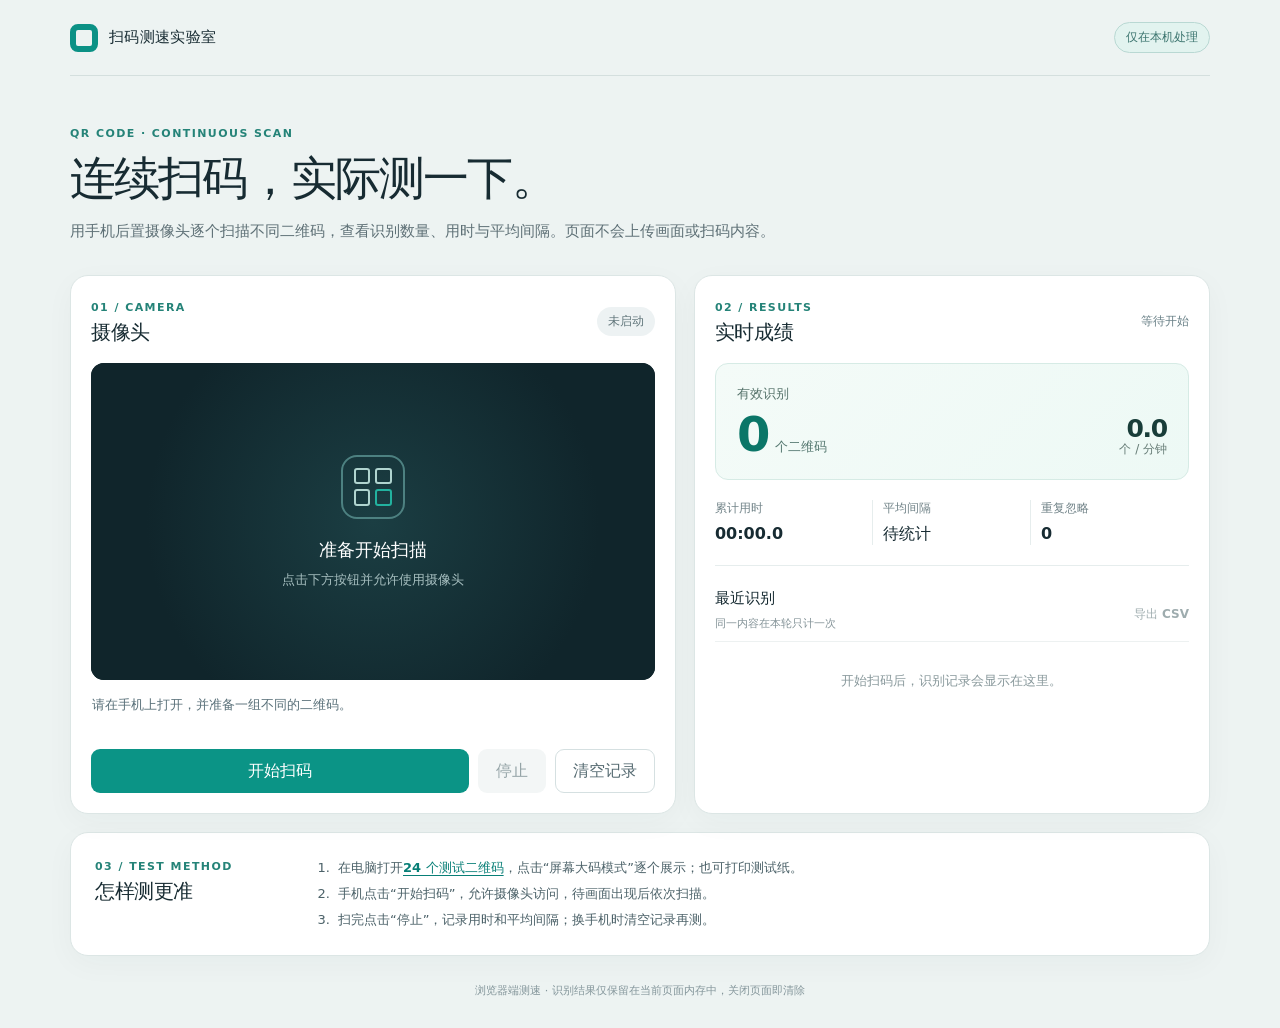
<file: index.html>
<!doctype html>
<html lang="zh-CN">
  <head>
    <meta charset="UTF-8" />
    <meta name="viewport" content="width=device-width, initial-scale=1, viewport-fit=cover" />
    <meta name="theme-color" content="#10252b" />
    <link rel="icon" href="data:," />
    <meta name="description" content="用手机浏览器测试连续扫描二维码的速度。视频与识别结果只在本机处理。" />
    <title>连续扫码测速</title>
    <script type="module" crossorigin src="./assets/index-CrchSqZh.js"></script>
    <link rel="stylesheet" crossorigin href="./assets/index-DNXeFMLe.css">
  </head>
  <body>
    <main class="app">
      <header class="masthead">
        <div class="brand"><span class="brand-mark" aria-hidden="true"></span><span>扫码测速实验室</span></div>
        <span class="local-tag">仅在本机处理</span>
      </header>

      <section class="intro" aria-labelledby="page-title">
        <p class="eyebrow">QR CODE · CONTINUOUS SCAN</p>
        <h1 id="page-title">连续扫码，实际测一下。</h1>
        <p>用手机后置摄像头逐个扫描不同二维码，查看识别数量、用时与平均间隔。页面不会上传画面或扫码内容。</p>
      </section>

      <section class="workspace" aria-label="扫码测速">
        <div class="camera-card">
          <div class="card-heading"><div><span class="section-index">01 / CAMERA</span><h2>摄像头</h2></div><span id="camera-state" class="state-pill" data-state="idle">未启动</span></div>
          <div class="camera-frame" id="camera-frame">
            <video id="preview" autoplay muted playsinline aria-label="摄像头画面"></video>
            <div class="finder" aria-hidden="true"><span></span><span></span><span></span><span></span></div>
            <div class="camera-placeholder" id="camera-placeholder">
              <div class="placeholder-icon" aria-hidden="true"><i></i><i></i><i></i><i></i></div>
              <strong>准备开始扫描</strong>
              <span>点击下方按钮并允许使用摄像头</span>
            </div>
            <div class="scan-flash" id="scan-flash" aria-hidden="true"></div>
          </div>
          <p class="camera-hint" id="camera-hint" role="status" aria-live="polite">请在手机上打开，并准备一组不同的二维码。</p>
          <div class="camera-actions">
            <button id="start-button" class="button button-primary" type="button">开始扫码</button>
            <button id="stop-button" class="button button-secondary" type="button" disabled>停止</button>
            <button id="reset-button" class="button button-quiet" type="button">清空记录</button>
          </div>
        </div>

        <div class="results-card">
          <div class="card-heading"><div><span class="section-index">02 / RESULTS</span><h2>实时成绩</h2></div><span id="session-state" class="session-state">等待开始</span></div>
          <div class="primary-stat"><div><span class="stat-label">有效识别</span><strong id="scan-count">0</strong><span class="stat-unit">个二维码</span></div><div class="rate"><strong id="scan-rate">0.0</strong><span>个 / 分钟</span></div></div>
          <div class="stat-grid">
            <div><span>累计用时</span><strong id="elapsed">00:00.0</strong></div>
            <div><span>平均间隔</span><strong id="average-gap">待统计</strong></div>
            <div><span>重复忽略</span><strong id="duplicate-count">0</strong></div>
          </div>
          <div class="list-heading"><div><h3>最近识别</h3><span>同一内容在本轮只计一次</span></div><button id="export-button" class="text-button" type="button" disabled>导出 CSV</button></div>
          <ol id="scan-list" class="scan-list" aria-live="polite"><li class="empty">开始扫码后，识别记录会显示在这里。</li></ol>
        </div>
      </section>

      <section class="guide" aria-labelledby="guide-title">
        <div><span class="section-index">03 / TEST METHOD</span><h2 id="guide-title">怎样测更准</h2></div>
        <ol><li>在电脑打开<a href="./test-codes.html" target="_blank" rel="noopener">24 个测试二维码</a>，点击“屏幕大码模式”逐个展示；也可打印测试纸。</li><li>手机点击“开始扫码”，允许摄像头访问，待画面出现后依次扫描。</li><li>扫完点击“停止”，记录用时和平均间隔；换手机时清空记录再测。</li></ol>
      </section>
      <footer>浏览器端测速 · 识别结果仅保留在当前页面内存中，关闭页面即清除</footer>
    </main>
  </body>
</html>
</file>
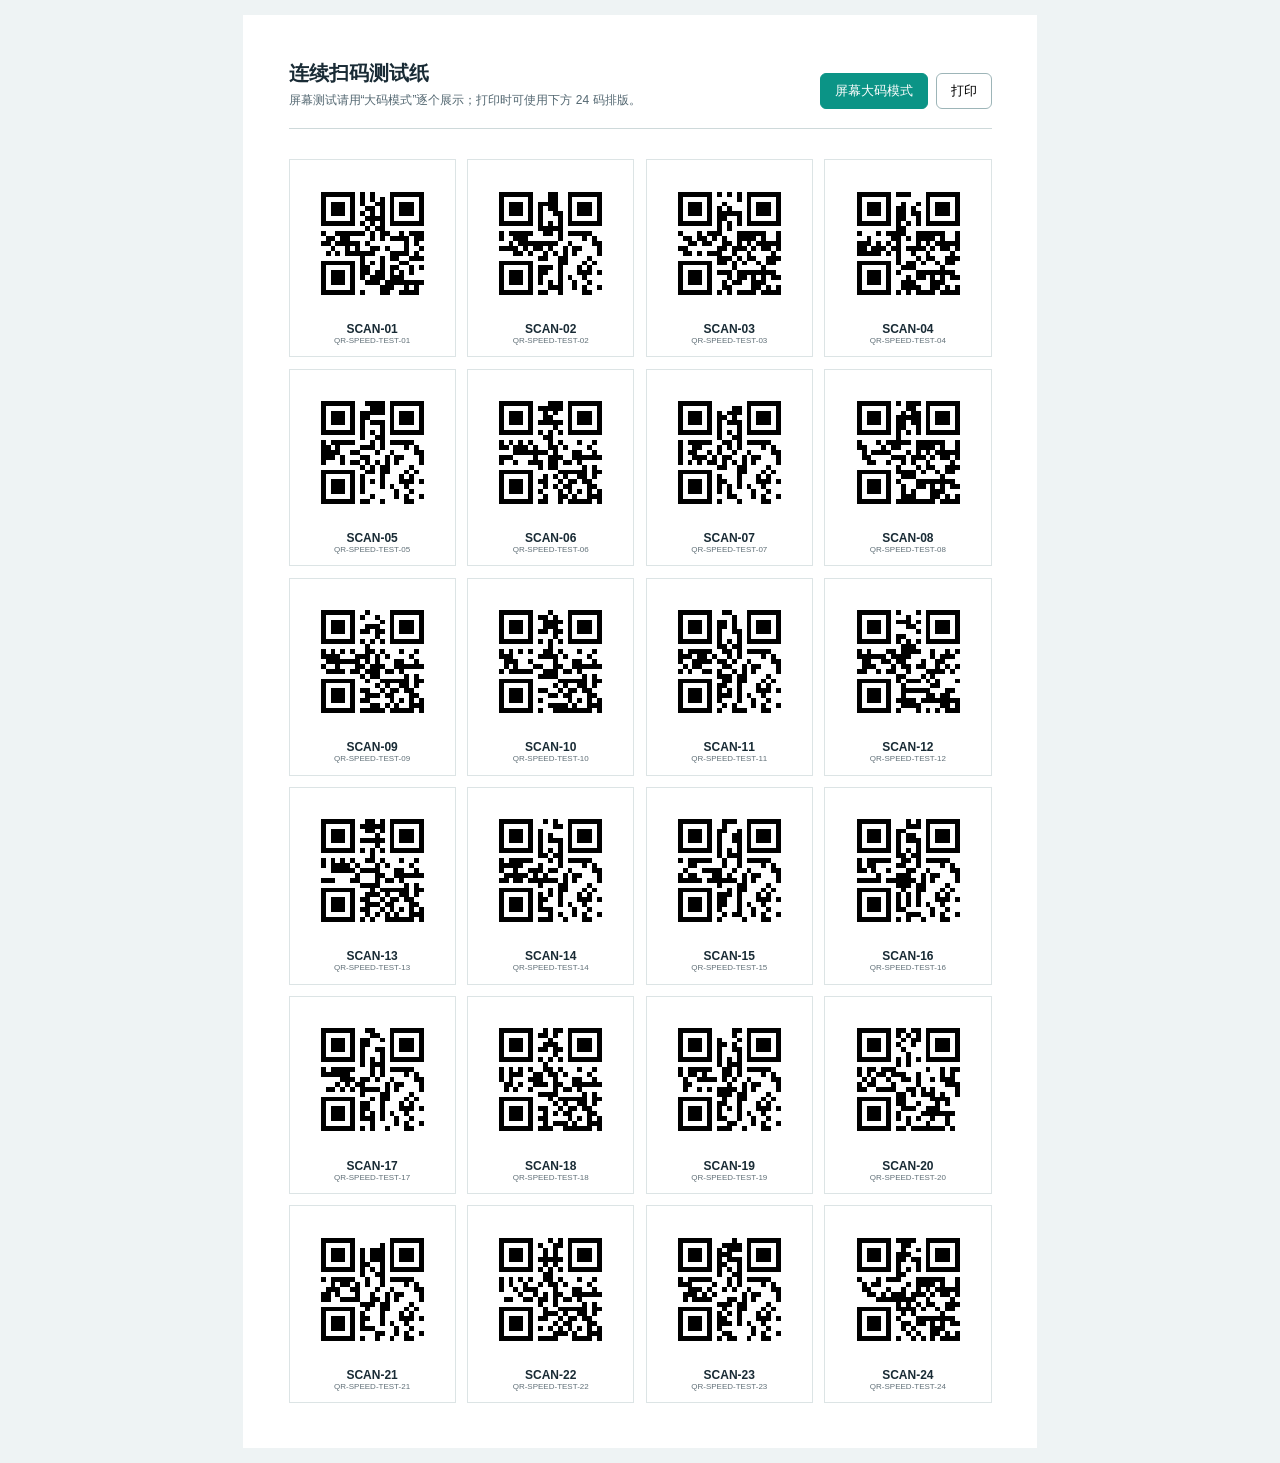
<file: test-codes.html>
<!doctype html>
<html lang="zh-CN"><head><meta charset="UTF-8"><meta name="viewport" content="width=device-width,initial-scale=1"><link rel="icon" href="data:,">
<title>连续扫码测试纸 · 24 个二维码</title>
<style>
@page{size:A4;margin:9mm}*{box-sizing:border-box}body{font-family:Arial,"Microsoft YaHei",sans-serif;color:#192b35;margin:0;padding:15px;background:#eef3f4}
.sheet{max-width:210mm;margin:auto;padding:12mm;background:#fff}.header{display:flex;justify-content:space-between;align-items:end;gap:12px;margin-bottom:8mm;border-bottom:1px solid #ced9da;padding-bottom:5mm}
h1{font-size:20px;margin:0 0 5px}p{font-size:12px;color:#536771;margin:0}.actions{display:flex;gap:8px;flex-wrap:wrap}.action{padding:8px 14px;border:1px solid #9db5b8;border-radius:6px;background:#fff;cursor:pointer;white-space:nowrap}.action.primary{background:#0b9486;color:#fff;border-color:#0b9486}
.grid{display:grid;grid-template-columns:repeat(4,1fr);gap:3mm}.code{border:1px solid #dce4e5;padding:3mm;text-align:center;break-inside:avoid;display:flex;flex-direction:column;align-items:center;background:#fff;cursor:pointer;color:inherit}.code:hover,.code:focus-visible{border-color:#0b9486;outline:2px solid #b6e8df;outline-offset:1px}
.image{width:100%;max-width:156px;line-height:0}.image svg{width:100%;height:auto}.code strong{font-size:12px;margin-top:2mm}.code small{font-size:8px;color:#617078;white-space:nowrap}
dialog{border:0;border-radius:16px;padding:20px;max-width:min(92vw,560px);max-height:94vh;width:100%;box-shadow:0 22px 80px #172f3640}dialog::backdrop{background:#0a222ac9}.viewer-top,.viewer-actions{display:flex;align-items:center;justify-content:space-between;gap:12px}.viewer-top strong{font-size:18px}.viewer-code{width:min(76vw,440px);max-width:100%;margin:12px auto;line-height:0}.viewer-code svg{display:block;width:100%;height:auto}.viewer-value{text-align:center;font-size:14px;color:#536771;margin:0 0 14px}.viewer-actions button{min-height:44px;min-width:100px}.viewer-help{text-align:center;font-size:12px;color:#617078;margin-top:12px}
@media(max-width:760px){.header{align-items:start;flex-direction:column}.grid{grid-template-columns:repeat(2,1fr)}.viewer-code{width:min(78vw,420px)}}
@media print{body{padding:0;background:#fff}.sheet{padding:0}.actions,dialog{display:none}.header{margin-bottom:5mm}.grid{grid-template-columns:repeat(4,1fr);gap:2mm}.code{padding:2mm;cursor:default}.code:hover,.code:focus-visible{border-color:#dce4e5;outline:none}}
</style></head><body><main class="sheet"><header class="header"><div><h1>连续扫码测试纸</h1><p>屏幕测试请用“大码模式”逐个展示；打印时可使用下方 24 码排版。</p></div><div class="actions"><button class="action primary" id="open-viewer" type="button">屏幕大码模式</button><button class="action" onclick="window.print()" type="button">打印</button></div></header><section class="grid"><button class="code" type="button" data-index="0" aria-label="放大展示 SCAN-01"><span class="image"><svg xmlns="http://www.w3.org/2000/svg" width="240" height="240" viewBox="0 0 29 29" shape-rendering="crispEdges"><path fill="#ffffff" d="M0 0h29v29H0z"/><path stroke="#000000" d="M4 4.5h7m1 0h1m1 0h1m3 0h7M4 5.5h1m5 0h1m1 0h1m1 0h1m1 0h1m1 0h1m5 0h1M4 6.5h1m1 0h3m1 0h1m1 0h1m2 0h2m1 0h1m1 0h3m1 0h1M4 7.5h1m1 0h3m1 0h1m2 0h2m1 0h1m1 0h1m1 0h3m1 0h1M4 8.5h1m1 0h3m1 0h1m1 0h1m1 0h1m1 0h1m1 0h1m1 0h3m1 0h1M4 9.5h1m5 0h1m2 0h4m1 0h1m5 0h1M4 10.5h7m1 0h1m1 0h1m1 0h1m1 0h7M13 11.5h1m1 0h2M4 12.5h1m2 0h6m1 0h1m1 0h2m2 0h1m1 0h3M5 13.5h2m1 0h2m4 0h1m1 0h1m1 0h4m1 0h2M4 14.5h2m1 0h5m1 0h1m7 0h1m1 0h1M6 15.5h1m2 0h1m1 0h1m2 0h2m1 0h1m3 0h1m2 0h1M5 16.5h1m1 0h1m1 0h6m3 0h4m1 0h1M12 17.5h1m3 0h1m1 0h2m2 0h3M4 18.5h7m1 0h1m1 0h1m1 0h1m3 0h2M4 19.5h1m5 0h1m1 0h2m2 0h1m1 0h2m2 0h1m1 0h1M4 20.5h1m1 0h3m1 0h1m1 0h2m1 0h2m1 0h1m1 0h1m1 0h1M4 21.5h1m1 0h3m1 0h1m1 0h1m1 0h3m1 0h3M4 22.5h1m1 0h3m1 0h1m2 0h3m1 0h8M4 23.5h1m5 0h1m5 0h3m2 0h1m1 0h1M4 24.5h7m1 0h1m3 0h2m2 0h4"/></svg>
</span><strong>SCAN-01</strong><small>QR-SPEED-TEST-01</small></button><button class="code" type="button" data-index="1" aria-label="放大展示 SCAN-02"><span class="image"><svg xmlns="http://www.w3.org/2000/svg" width="240" height="240" viewBox="0 0 29 29" shape-rendering="crispEdges"><path fill="#ffffff" d="M0 0h29v29H0z"/><path stroke="#000000" d="M4 4.5h7m3 0h2m2 0h7M4 5.5h1m5 0h1m3 0h2m2 0h1m5 0h1M4 6.5h1m1 0h3m1 0h1m1 0h4m2 0h1m1 0h3m1 0h1M4 7.5h1m1 0h3m1 0h1m1 0h1m1 0h2m2 0h1m1 0h3m1 0h1M4 8.5h1m1 0h3m1 0h1m1 0h1m2 0h2m1 0h1m1 0h3m1 0h1M4 9.5h1m5 0h1m1 0h1m3 0h1m1 0h1m5 0h1M4 10.5h7m1 0h1m1 0h1m1 0h1m1 0h7M12 11.5h5M4 12.5h1m1 0h5m2 0h2m1 0h1m1 0h5M4 13.5h1m2 0h3m6 0h1m4 0h1m1 0h1M6 14.5h1m1 0h8m2 0h1m4 0h2M4 15.5h4m1 0h1m1 0h2m1 0h1m2 0h1m1 0h2m3 0h1M7 16.5h2m1 0h1m2 0h1m1 0h1m1 0h1m1 0h1m4 0h1M12 17.5h2m2 0h2m4 0h1M4 18.5h7m5 0h2m3 0h1m1 0h1M4 19.5h1m5 0h1m1 0h3m1 0h1m3 0h1m1 0h1M4 20.5h1m1 0h3m1 0h1m1 0h2m2 0h1m3 0h3m1 0h1M4 21.5h1m1 0h3m1 0h1m1 0h1m3 0h1m1 0h1m2 0h1M4 22.5h1m1 0h3m1 0h1m1 0h1m1 0h1m1 0h1m2 0h1m2 0h1M4 23.5h1m5 0h1m3 0h3m2 0h1m1 0h1m2 0h1M4 24.5h7m1 0h2m2 0h1m4 0h2"/></svg>
</span><strong>SCAN-02</strong><small>QR-SPEED-TEST-02</small></button><button class="code" type="button" data-index="2" aria-label="放大展示 SCAN-03"><span class="image"><svg xmlns="http://www.w3.org/2000/svg" width="240" height="240" viewBox="0 0 29 29" shape-rendering="crispEdges"><path fill="#ffffff" d="M0 0h29v29H0z"/><path stroke="#000000" d="M4 4.5h7m1 0h1m1 0h1m1 0h1m1 0h7M4 5.5h1m5 0h1m5 0h1m1 0h1m5 0h1M4 6.5h1m1 0h3m1 0h1m2 0h1m4 0h1m1 0h3m1 0h1M4 7.5h1m1 0h3m1 0h1m1 0h1m1 0h1m3 0h1m1 0h3m1 0h1M4 8.5h1m1 0h3m1 0h1m1 0h5m1 0h1m1 0h3m1 0h1M4 9.5h1m5 0h1m1 0h2m2 0h1m1 0h1m5 0h1M4 10.5h7m1 0h1m1 0h1m1 0h1m1 0h7M12 11.5h1m1 0h1M4 12.5h1m3 0h1m1 0h3m3 0h6m2 0h1M5 13.5h2m1 0h2m1 0h1m1 0h1m2 0h4m1 0h1m2 0h1M6 14.5h2m1 0h2m2 0h2m1 0h1m1 0h1m1 0h5M4 15.5h2m6 0h2m1 0h3m1 0h1m1 0h2m1 0h1M5 16.5h2m1 0h1m1 0h3m2 0h1m2 0h1m4 0h1M12 17.5h3m1 0h1m1 0h2m2 0h3M4 18.5h7m1 0h2m1 0h1m1 0h1m2 0h1m1 0h2M4 19.5h1m5 0h1m4 0h1m5 0h1M4 20.5h1m1 0h3m1 0h1m1 0h3m1 0h8M4 21.5h1m1 0h3m1 0h1m3 0h1m1 0h2m1 0h1m1 0h1m1 0h2M4 22.5h1m1 0h3m1 0h1m2 0h1m1 0h2m2 0h3M4 23.5h1m5 0h1m2 0h2m4 0h2m1 0h1m1 0h1M4 24.5h7m1 0h1m1 0h1m1 0h4m1 0h4"/></svg>
</span><strong>SCAN-03</strong><small>QR-SPEED-TEST-03</small></button><button class="code" type="button" data-index="3" aria-label="放大展示 SCAN-04"><span class="image"><svg xmlns="http://www.w3.org/2000/svg" width="240" height="240" viewBox="0 0 29 29" shape-rendering="crispEdges"><path fill="#ffffff" d="M0 0h29v29H0z"/><path stroke="#000000" d="M4 4.5h7m1 0h3m3 0h7M4 5.5h1m5 0h1m7 0h1m5 0h1M4 6.5h1m1 0h3m1 0h1m2 0h1m2 0h1m1 0h1m1 0h3m1 0h1M4 7.5h1m1 0h3m1 0h1m1 0h2m1 0h1m2 0h1m1 0h3m1 0h1M4 8.5h1m1 0h3m1 0h1m1 0h2m1 0h2m1 0h1m1 0h3m1 0h1M4 9.5h1m5 0h1m1 0h2m2 0h1m1 0h1m5 0h1M4 10.5h7m1 0h1m1 0h1m1 0h1m1 0h7M12 11.5h2M4 12.5h1m3 0h1m1 0h4m2 0h6m2 0h1M6 13.5h1m4 0h2m1 0h1m1 0h4m1 0h1m2 0h1M4 14.5h3m1 0h1m1 0h1m1 0h1m3 0h1m1 0h1m1 0h5M4 15.5h2m1 0h3m1 0h2m1 0h4m1 0h1m1 0h2m1 0h1M4 16.5h5m1 0h1m1 0h1m2 0h1m2 0h1m4 0h1M12 17.5h1m3 0h1m1 0h2m2 0h3M4 18.5h7m1 0h1m1 0h2m1 0h1m2 0h1m1 0h2M4 19.5h1m5 0h1m2 0h3m5 0h1M4 20.5h1m1 0h3m1 0h1m1 0h1m3 0h8M4 21.5h1m1 0h3m1 0h1m3 0h1m1 0h2m1 0h1m1 0h1m1 0h2M4 22.5h1m1 0h3m1 0h1m2 0h3m3 0h3M4 23.5h1m5 0h1m2 0h4m2 0h2m1 0h1m1 0h1M4 24.5h7m1 0h1m1 0h1m1 0h4m1 0h4"/></svg>
</span><strong>SCAN-04</strong><small>QR-SPEED-TEST-04</small></button><button class="code" type="button" data-index="4" aria-label="放大展示 SCAN-05"><span class="image"><svg xmlns="http://www.w3.org/2000/svg" width="240" height="240" viewBox="0 0 29 29" shape-rendering="crispEdges"><path fill="#ffffff" d="M0 0h29v29H0z"/><path stroke="#000000" d="M4 4.5h7m2 0h4m1 0h7M4 5.5h1m5 0h1m3 0h3m1 0h1m5 0h1M4 6.5h1m1 0h3m1 0h1m1 0h5m1 0h1m1 0h3m1 0h1M4 7.5h1m1 0h3m1 0h1m1 0h2m4 0h1m1 0h3m1 0h1M4 8.5h1m1 0h3m1 0h1m1 0h1m1 0h3m1 0h1m1 0h3m1 0h1M4 9.5h1m5 0h1m1 0h1m3 0h1m1 0h1m5 0h1M4 10.5h7m1 0h1m1 0h1m1 0h1m1 0h7M12 11.5h1m2 0h2M4 12.5h1m1 0h5m3 0h1m1 0h1m1 0h5M4 13.5h2m1 0h1m4 0h3m1 0h1m4 0h1m1 0h1M4 14.5h4m2 0h2m3 0h1m2 0h1m4 0h2M4 15.5h3m1 0h1m3 0h2m3 0h1m1 0h2m3 0h1M4 16.5h1m3 0h1m1 0h2m1 0h1m1 0h1m1 0h1m1 0h1m4 0h1M12 17.5h1m1 0h1m1 0h2m4 0h1M4 18.5h7m2 0h2m1 0h2m3 0h1m1 0h1M4 19.5h1m5 0h1m1 0h1m3 0h1m3 0h1m1 0h1M4 20.5h1m1 0h3m1 0h1m1 0h1m1 0h1m1 0h1m3 0h3m1 0h1M4 21.5h1m1 0h3m1 0h1m1 0h1m3 0h1m1 0h1m2 0h1M4 22.5h1m1 0h3m1 0h1m1 0h1m6 0h1m2 0h1M4 23.5h1m5 0h1m3 0h1m4 0h1m1 0h1m2 0h1M4 24.5h7m1 0h2m2 0h1m4 0h2"/></svg>
</span><strong>SCAN-05</strong><small>QR-SPEED-TEST-05</small></button><button class="code" type="button" data-index="5" aria-label="放大展示 SCAN-06"><span class="image"><svg xmlns="http://www.w3.org/2000/svg" width="240" height="240" viewBox="0 0 29 29" shape-rendering="crispEdges"><path fill="#ffffff" d="M0 0h29v29H0z"/><path stroke="#000000" d="M4 4.5h7m3 0h3m1 0h7M4 5.5h1m5 0h1m1 0h5m1 0h1m5 0h1M4 6.5h1m1 0h3m1 0h1m2 0h1m1 0h1m2 0h1m1 0h3m1 0h1M4 7.5h1m1 0h3m1 0h1m2 0h2m3 0h1m1 0h3m1 0h1M4 8.5h1m1 0h3m1 0h1m1 0h5m1 0h1m1 0h3m1 0h1M4 9.5h1m5 0h1m4 0h1m2 0h1m5 0h1M4 10.5h7m1 0h1m1 0h1m1 0h1m1 0h7M13 11.5h2M4 12.5h1m1 0h1m1 0h1m1 0h1m3 0h1m1 0h1m3 0h1m2 0h1M4 13.5h2m1 0h3m1 0h1m2 0h2m1 0h1m4 0h1M7 14.5h7m1 0h1m3 0h2m2 0h1M4 15.5h3m4 0h1m2 0h3m2 0h6M4 16.5h1m2 0h1m2 0h3m1 0h2m1 0h2m1 0h1M12 17.5h1m1 0h2m5 0h1m1 0h1M4 18.5h7m5 0h6m1 0h2M4 19.5h1m5 0h1m2 0h1m1 0h1m1 0h1m2 0h2m1 0h1M4 20.5h1m1 0h3m1 0h1m1 0h2m2 0h1m1 0h2m1 0h2M4 21.5h1m1 0h3m1 0h1m2 0h1m1 0h1m1 0h2m3 0h2M4 22.5h1m1 0h3m1 0h1m1 0h1m3 0h1m1 0h1m1 0h1m1 0h1m1 0h1M4 23.5h1m5 0h1m2 0h1m2 0h2m1 0h1m2 0h3M4 24.5h7m1 0h2m2 0h1m1 0h5m1 0h1"/></svg>
</span><strong>SCAN-06</strong><small>QR-SPEED-TEST-06</small></button><button class="code" type="button" data-index="6" aria-label="放大展示 SCAN-07"><span class="image"><svg xmlns="http://www.w3.org/2000/svg" width="240" height="240" viewBox="0 0 29 29" shape-rendering="crispEdges"><path fill="#ffffff" d="M0 0h29v29H0z"/><path stroke="#000000" d="M4 4.5h7m7 0h7M4 5.5h1m5 0h1m4 0h2m1 0h1m5 0h1M4 6.5h1m1 0h3m1 0h1m1 0h1m1 0h3m1 0h1m1 0h3m1 0h1M4 7.5h1m1 0h3m1 0h1m1 0h2m1 0h1m2 0h1m1 0h3m1 0h1M4 8.5h1m1 0h3m1 0h1m1 0h1m1 0h3m1 0h1m1 0h3m1 0h1M4 9.5h1m5 0h1m1 0h1m3 0h1m1 0h1m5 0h1M4 10.5h7m1 0h1m1 0h1m1 0h1m1 0h7M12 11.5h1m2 0h2M4 12.5h1m1 0h5m2 0h2m1 0h1m1 0h5M4 13.5h1m2 0h2m3 0h1m1 0h1m1 0h1m4 0h1m1 0h1M4 14.5h1m1 0h2m2 0h1m1 0h1m2 0h1m2 0h1m4 0h2M4 15.5h1m2 0h3m1 0h1m1 0h2m2 0h1m1 0h2m3 0h1M4 16.5h1m1 0h1m1 0h1m1 0h2m1 0h1m1 0h1m1 0h1m1 0h1m4 0h1M12 17.5h2m2 0h2m4 0h1M4 18.5h7m5 0h2m3 0h1m1 0h1M4 19.5h1m5 0h1m1 0h1m3 0h1m3 0h1m1 0h1M4 20.5h1m1 0h3m1 0h1m1 0h2m2 0h1m3 0h3m1 0h1M4 21.5h1m1 0h3m1 0h1m1 0h1m1 0h1m1 0h1m1 0h1m2 0h1M4 22.5h1m1 0h3m1 0h1m1 0h1m1 0h1m4 0h1m2 0h1M4 23.5h1m5 0h1m3 0h2m3 0h1m1 0h1m2 0h1M4 24.5h7m1 0h1m3 0h1m4 0h2"/></svg>
</span><strong>SCAN-07</strong><small>QR-SPEED-TEST-07</small></button><button class="code" type="button" data-index="7" aria-label="放大展示 SCAN-08"><span class="image"><svg xmlns="http://www.w3.org/2000/svg" width="240" height="240" viewBox="0 0 29 29" shape-rendering="crispEdges"><path fill="#ffffff" d="M0 0h29v29H0z"/><path stroke="#000000" d="M4 4.5h7m1 0h1m1 0h3m1 0h7M4 5.5h1m5 0h1m3 0h2m2 0h1m5 0h1M4 6.5h1m1 0h3m1 0h1m2 0h1m1 0h2m1 0h1m1 0h3m1 0h1M4 7.5h1m1 0h3m1 0h1m1 0h5m1 0h1m1 0h3m1 0h1M4 8.5h1m1 0h3m1 0h1m1 0h2m1 0h2m1 0h1m1 0h3m1 0h1M4 9.5h1m5 0h1m1 0h2m2 0h1m1 0h1m5 0h1M4 10.5h7m1 0h1m1 0h1m1 0h1m1 0h7M12 11.5h1M4 12.5h1m3 0h1m1 0h5m1 0h6m2 0h1M4 13.5h2m3 0h1m1 0h2m3 0h4m1 0h1m2 0h1M5 14.5h1m1 0h4m3 0h1m1 0h1m1 0h1m1 0h5M5 15.5h2m4 0h3m1 0h3m1 0h1m1 0h2m1 0h1M6 16.5h2m2 0h1m2 0h1m1 0h1m2 0h1m4 0h1M12 17.5h1m3 0h1m1 0h2m2 0h3M4 18.5h7m1 0h4m1 0h1m2 0h1m1 0h2M4 19.5h1m5 0h1m2 0h3m5 0h1M4 20.5h1m1 0h3m1 0h1m1 0h1m3 0h8M4 21.5h1m1 0h3m1 0h1m2 0h1m2 0h2m1 0h1m1 0h1m1 0h2M4 22.5h1m1 0h3m1 0h1m2 0h1m1 0h1m3 0h3M4 23.5h1m5 0h1m2 0h3m3 0h2m1 0h1m1 0h1M4 24.5h7m1 0h8m1 0h4"/></svg>
</span><strong>SCAN-08</strong><small>QR-SPEED-TEST-08</small></button><button class="code" type="button" data-index="8" aria-label="放大展示 SCAN-09"><span class="image"><svg xmlns="http://www.w3.org/2000/svg" width="240" height="240" viewBox="0 0 29 29" shape-rendering="crispEdges"><path fill="#ffffff" d="M0 0h29v29H0z"/><path stroke="#000000" d="M4 4.5h7m2 0h1m4 0h7M4 5.5h1m5 0h1m1 0h1m2 0h1m2 0h1m5 0h1M4 6.5h1m1 0h3m1 0h1m5 0h1m1 0h1m1 0h3m1 0h1M4 7.5h1m1 0h3m1 0h1m2 0h3m2 0h1m1 0h3m1 0h1M4 8.5h1m1 0h3m1 0h1m1 0h2m1 0h2m1 0h1m1 0h3m1 0h1M4 9.5h1m5 0h1m4 0h1m2 0h1m5 0h1M4 10.5h7m1 0h1m1 0h1m1 0h1m1 0h7M13 11.5h1M4 12.5h1m1 0h1m1 0h1m1 0h1m2 0h2m1 0h1m3 0h1m2 0h1M4 13.5h4m3 0h3m1 0h1m1 0h1m4 0h1M5 14.5h7m1 0h1m1 0h1m3 0h2m2 0h1M4 15.5h1m2 0h1m3 0h2m1 0h3m2 0h6M5 16.5h4m1 0h2m1 0h3m1 0h2m1 0h1M12 17.5h1m1 0h2m5 0h1m1 0h1M4 18.5h7m2 0h1m2 0h6m1 0h2M4 19.5h1m5 0h1m4 0h1m1 0h1m2 0h2m1 0h1M4 20.5h1m1 0h3m1 0h1m1 0h2m2 0h1m1 0h2m1 0h2M4 21.5h1m1 0h3m1 0h1m2 0h3m1 0h2m3 0h2M4 22.5h1m1 0h3m1 0h1m1 0h2m4 0h1m1 0h1m1 0h1m1 0h1M4 23.5h1m5 0h1m3 0h2m1 0h1m1 0h1m2 0h3M4 24.5h7m1 0h5m1 0h5m1 0h1"/></svg>
</span><strong>SCAN-09</strong><small>QR-SPEED-TEST-09</small></button><button class="code" type="button" data-index="9" aria-label="放大展示 SCAN-10"><span class="image"><svg xmlns="http://www.w3.org/2000/svg" width="240" height="240" viewBox="0 0 29 29" shape-rendering="crispEdges"><path fill="#ffffff" d="M0 0h29v29H0z"/><path stroke="#000000" d="M4 4.5h7m3 0h1m3 0h7M4 5.5h1m5 0h1m1 0h2m1 0h1m2 0h1m5 0h1M4 6.5h1m1 0h3m1 0h1m2 0h4m1 0h1m1 0h3m1 0h1M4 7.5h1m1 0h3m1 0h1m2 0h3m2 0h1m1 0h3m1 0h1M4 8.5h1m1 0h3m1 0h1m1 0h2m1 0h2m1 0h1m1 0h3m1 0h1M4 9.5h1m5 0h1m4 0h1m2 0h1m5 0h1M4 10.5h7m1 0h1m1 0h1m1 0h1m1 0h7M14 11.5h1M4 12.5h1m1 0h1m1 0h1m1 0h1m2 0h2m1 0h1m3 0h1m2 0h1M4 13.5h3m5 0h4m1 0h1m4 0h1M5 14.5h3m2 0h1m4 0h1m3 0h2m2 0h1M5 15.5h1m1 0h1m3 0h2m2 0h2m2 0h6M4 16.5h1m1 0h5m2 0h3m1 0h2m1 0h1M12 17.5h4m5 0h1m1 0h1M4 18.5h7m5 0h6m1 0h2M4 19.5h1m5 0h1m4 0h1m1 0h1m2 0h2m1 0h1M4 20.5h1m1 0h3m1 0h1m1 0h2m2 0h1m1 0h2m1 0h2M4 21.5h1m1 0h3m1 0h1m3 0h2m1 0h2m3 0h2M4 22.5h1m1 0h3m1 0h1m1 0h1m5 0h1m1 0h1m1 0h1m1 0h1M4 23.5h1m5 0h1m3 0h4m1 0h1m2 0h3M4 24.5h7m1 0h1m2 0h8m1 0h1"/></svg>
</span><strong>SCAN-10</strong><small>QR-SPEED-TEST-10</small></button><button class="code" type="button" data-index="10" aria-label="放大展示 SCAN-11"><span class="image"><svg xmlns="http://www.w3.org/2000/svg" width="240" height="240" viewBox="0 0 29 29" shape-rendering="crispEdges"><path fill="#ffffff" d="M0 0h29v29H0z"/><path stroke="#000000" d="M4 4.5h7m2 0h2m3 0h7M4 5.5h1m5 0h1m4 0h1m2 0h1m5 0h1M4 6.5h1m1 0h3m1 0h1m1 0h2m1 0h1m2 0h1m1 0h3m1 0h1M4 7.5h1m1 0h3m1 0h1m1 0h2m1 0h1m2 0h1m1 0h3m1 0h1M4 8.5h1m1 0h3m1 0h1m1 0h1m2 0h2m1 0h1m1 0h3m1 0h1M4 9.5h1m5 0h1m1 0h1m3 0h1m1 0h1m5 0h1M4 10.5h7m1 0h1m1 0h1m1 0h1m1 0h7M12 11.5h2m1 0h2M4 12.5h1m1 0h5m2 0h2m1 0h1m1 0h5M4 13.5h3m1 0h2m1 0h1m2 0h1m1 0h1m4 0h1m1 0h1M4 14.5h1m2 0h4m1 0h2m1 0h1m2 0h1m4 0h2M5 15.5h1m1 0h2m4 0h2m2 0h1m1 0h2m3 0h1M4 16.5h1m1 0h1m2 0h2m1 0h1m2 0h1m1 0h1m1 0h1m4 0h1M12 17.5h3m1 0h2m4 0h1M4 18.5h7m2 0h2m1 0h2m3 0h1m1 0h1M4 19.5h1m5 0h1m1 0h2m2 0h1m3 0h1m1 0h1M4 20.5h1m1 0h3m1 0h1m1 0h1m1 0h1m1 0h1m3 0h3m1 0h1M4 21.5h1m1 0h3m1 0h1m1 0h3m1 0h1m1 0h1m2 0h1M4 22.5h1m1 0h3m1 0h1m1 0h1m3 0h1m2 0h1m2 0h1M4 23.5h1m5 0h1m2 0h1m1 0h1m3 0h1m1 0h1m2 0h1M4 24.5h7m1 0h1m2 0h3m3 0h2"/></svg>
</span><strong>SCAN-11</strong><small>QR-SPEED-TEST-11</small></button><button class="code" type="button" data-index="11" aria-label="放大展示 SCAN-12"><span class="image"><svg xmlns="http://www.w3.org/2000/svg" width="240" height="240" viewBox="0 0 29 29" shape-rendering="crispEdges"><path fill="#ffffff" d="M0 0h29v29H0z"/><path stroke="#000000" d="M4 4.5h7m1 0h1m3 0h1m1 0h7M4 5.5h1m5 0h1m3 0h1m3 0h1m5 0h1M4 6.5h1m1 0h3m1 0h1m1 0h3m1 0h1m1 0h1m1 0h3m1 0h1M4 7.5h1m1 0h3m1 0h1m3 0h2m2 0h1m1 0h3m1 0h1M4 8.5h1m1 0h3m1 0h1m5 0h1m1 0h1m1 0h3m1 0h1M4 9.5h1m5 0h1m1 0h2m4 0h1m5 0h1M4 10.5h7m1 0h1m1 0h1m1 0h1m1 0h7M13 11.5h3M4 12.5h1m1 0h1m3 0h2m1 0h4m2 0h1m2 0h1m1 0h1M4 13.5h6m1 0h4m4 0h1m1 0h3M5 14.5h2m2 0h2m1 0h2m3 0h1m2 0h2M5 15.5h3m3 0h1m1 0h2m1 0h2m2 0h1m1 0h1m1 0h1M4 16.5h2m2 0h1m1 0h2m2 0h1m3 0h4m1 0h1M12 17.5h2m3 0h1m1 0h1M4 18.5h7m1 0h1m1 0h3m1 0h1m1 0h1m3 0h1M4 19.5h1m5 0h1m2 0h1m5 0h2M4 20.5h1m1 0h3m1 0h1m2 0h6m3 0h2M4 21.5h1m1 0h3m1 0h1m2 0h1m4 0h2m1 0h2M4 22.5h1m1 0h3m1 0h1m1 0h4m1 0h8M4 23.5h1m5 0h1m2 0h4m4 0h2m1 0h1M4 24.5h7m1 0h1m3 0h1m1 0h1m1 0h1m1 0h3"/></svg>
</span><strong>SCAN-12</strong><small>QR-SPEED-TEST-12</small></button><button class="code" type="button" data-index="12" aria-label="放大展示 SCAN-13"><span class="image"><svg xmlns="http://www.w3.org/2000/svg" width="240" height="240" viewBox="0 0 29 29" shape-rendering="crispEdges"><path fill="#ffffff" d="M0 0h29v29H0z"/><path stroke="#000000" d="M4 4.5h7m2 0h2m1 0h1m1 0h7M4 5.5h1m5 0h1m1 0h5m1 0h1m5 0h1M4 6.5h1m1 0h3m1 0h1m2 0h2m1 0h1m1 0h1m1 0h3m1 0h1M4 7.5h1m1 0h3m1 0h1m4 0h1m2 0h1m1 0h3m1 0h1M4 8.5h1m1 0h3m1 0h1m1 0h5m1 0h1m1 0h3m1 0h1M4 9.5h1m5 0h1m4 0h1m2 0h1m5 0h1M4 10.5h7m1 0h1m1 0h1m1 0h1m1 0h7M14 11.5h1M4 12.5h1m1 0h1m1 0h1m1 0h1m2 0h2m1 0h1m3 0h1m2 0h1M4 13.5h1m1 0h4m1 0h1m3 0h1m1 0h1m4 0h1M6 14.5h5m1 0h4m3 0h2m2 0h1M11 15.5h1m3 0h2m2 0h6M4 16.5h3m3 0h2m3 0h1m1 0h2m1 0h1M12 17.5h4m5 0h1m1 0h1M4 18.5h7m3 0h1m1 0h6m1 0h2M4 19.5h1m5 0h1m2 0h3m1 0h1m2 0h2m1 0h1M4 20.5h1m1 0h3m1 0h1m1 0h2m2 0h1m1 0h2m1 0h2M4 21.5h1m1 0h3m1 0h1m2 0h3m1 0h2m3 0h2M4 22.5h1m1 0h3m1 0h1m1 0h2m2 0h1m1 0h1m1 0h1m1 0h1m1 0h1M4 23.5h1m5 0h1m2 0h1m1 0h1m1 0h1m1 0h1m2 0h3M4 24.5h7m1 0h1m1 0h1m2 0h6m1 0h1"/></svg>
</span><strong>SCAN-13</strong><small>QR-SPEED-TEST-13</small></button><button class="code" type="button" data-index="13" aria-label="放大展示 SCAN-14"><span class="image"><svg xmlns="http://www.w3.org/2000/svg" width="240" height="240" viewBox="0 0 29 29" shape-rendering="crispEdges"><path fill="#ffffff" d="M0 0h29v29H0z"/><path stroke="#000000" d="M4 4.5h7m2 0h1m1 0h1m2 0h7M4 5.5h1m5 0h1m4 0h2m1 0h1m5 0h1M4 6.5h1m1 0h3m1 0h1m1 0h1m5 0h1m1 0h3m1 0h1M4 7.5h1m1 0h3m1 0h1m1 0h1m1 0h1m3 0h1m1 0h3m1 0h1M4 8.5h1m1 0h3m1 0h1m1 0h1m1 0h3m1 0h1m1 0h3m1 0h1M4 9.5h1m5 0h1m1 0h1m3 0h1m1 0h1m5 0h1M4 10.5h7m1 0h1m1 0h1m1 0h1m1 0h7M12 11.5h2m1 0h2M4 12.5h1m1 0h5m3 0h1m1 0h1m1 0h5M4 13.5h5m3 0h1m3 0h1m4 0h1m1 0h1M4 14.5h1m2 0h1m2 0h3m1 0h2m2 0h1m4 0h2M5 15.5h5m1 0h1m1 0h1m3 0h1m1 0h2m3 0h1M4 16.5h2m1 0h2m1 0h6m1 0h1m1 0h1m4 0h1M12 17.5h1m3 0h2m4 0h1M4 18.5h7m3 0h1m1 0h2m3 0h1m1 0h1M4 19.5h1m5 0h1m1 0h1m1 0h1m1 0h1m3 0h1m1 0h1M4 20.5h1m1 0h3m1 0h1m1 0h2m2 0h1m3 0h3m1 0h1M4 21.5h1m1 0h3m1 0h1m1 0h1m3 0h1m1 0h1m2 0h1M4 22.5h1m1 0h3m1 0h1m1 0h3m4 0h1m2 0h1M4 23.5h1m5 0h1m3 0h1m1 0h1m2 0h1m1 0h1m2 0h1M4 24.5h7m1 0h3m2 0h1m3 0h2"/></svg>
</span><strong>SCAN-14</strong><small>QR-SPEED-TEST-14</small></button><button class="code" type="button" data-index="14" aria-label="放大展示 SCAN-15"><span class="image"><svg xmlns="http://www.w3.org/2000/svg" width="240" height="240" viewBox="0 0 29 29" shape-rendering="crispEdges"><path fill="#ffffff" d="M0 0h29v29H0z"/><path stroke="#000000" d="M4 4.5h7m2 0h3m2 0h7M4 5.5h1m5 0h1m2 0h1m4 0h1m5 0h1M4 6.5h1m1 0h3m1 0h1m1 0h2m2 0h1m1 0h1m1 0h3m1 0h1M4 7.5h1m1 0h3m1 0h1m1 0h1m2 0h2m1 0h1m1 0h3m1 0h1M4 8.5h1m1 0h3m1 0h1m1 0h1m2 0h2m1 0h1m1 0h3m1 0h1M4 9.5h1m5 0h1m1 0h1m3 0h1m1 0h1m5 0h1M4 10.5h7m1 0h1m1 0h1m1 0h1m1 0h7M12 11.5h1m1 0h3M4 12.5h1m1 0h5m2 0h1m2 0h1m1 0h5M6 13.5h2m5 0h1m2 0h1m4 0h1m1 0h1M5 14.5h1m3 0h4m2 0h1m2 0h1m4 0h2M4 15.5h1m1 0h2m3 0h2m1 0h1m2 0h1m1 0h2m3 0h1M4 16.5h5m1 0h6m1 0h1m1 0h1m4 0h1M12 17.5h1m3 0h2m4 0h1M4 18.5h7m3 0h1m1 0h2m3 0h1m1 0h1M4 19.5h1m5 0h1m1 0h3m1 0h1m3 0h1m1 0h1M4 20.5h1m1 0h3m1 0h1m1 0h2m2 0h1m3 0h3m1 0h1M4 21.5h1m1 0h3m1 0h1m1 0h2m2 0h1m1 0h1m2 0h1M4 22.5h1m1 0h3m1 0h1m1 0h1m3 0h1m2 0h1m2 0h1M4 23.5h1m5 0h1m2 0h1m1 0h2m2 0h1m1 0h1m2 0h1M4 24.5h7m1 0h1m4 0h1m3 0h2"/></svg>
</span><strong>SCAN-15</strong><small>QR-SPEED-TEST-15</small></button><button class="code" type="button" data-index="15" aria-label="放大展示 SCAN-16"><span class="image"><svg xmlns="http://www.w3.org/2000/svg" width="240" height="240" viewBox="0 0 29 29" shape-rendering="crispEdges"><path fill="#ffffff" d="M0 0h29v29H0z"/><path stroke="#000000" d="M4 4.5h7m3 0h1m1 0h1m1 0h7M4 5.5h1m5 0h1m3 0h3m1 0h1m5 0h1M4 6.5h1m1 0h3m1 0h1m1 0h2m4 0h1m1 0h3m1 0h1M4 7.5h1m1 0h3m1 0h1m1 0h1m1 0h2m2 0h1m1 0h3m1 0h1M4 8.5h1m1 0h3m1 0h1m1 0h1m1 0h3m1 0h1m1 0h3m1 0h1M4 9.5h1m5 0h1m1 0h1m3 0h1m1 0h1m5 0h1M4 10.5h7m1 0h1m1 0h1m1 0h1m1 0h7M12 11.5h2m1 0h2M4 12.5h1m1 0h5m2 0h2m1 0h1m1 0h5M4 13.5h1m1 0h2m4 0h2m2 0h1m4 0h1m1 0h1M4 14.5h2m1 0h1m2 0h1m3 0h2m2 0h1m4 0h2M8 15.5h1m3 0h3m2 0h1m1 0h2m3 0h1M4 16.5h5m1 0h6m1 0h1m1 0h1m4 0h1M12 17.5h3m1 0h2m4 0h1M4 18.5h7m2 0h1m2 0h2m3 0h1m1 0h1M4 19.5h1m5 0h1m1 0h1m1 0h1m1 0h1m3 0h1m1 0h1M4 20.5h1m1 0h3m1 0h1m1 0h1m1 0h1m1 0h1m3 0h3m1 0h1M4 21.5h1m1 0h3m1 0h1m1 0h1m1 0h1m1 0h1m1 0h1m2 0h1M4 22.5h1m1 0h3m1 0h1m1 0h2m5 0h1m2 0h1M4 23.5h1m5 0h1m3 0h3m2 0h1m1 0h1m2 0h1M4 24.5h7m1 0h1m1 0h1m2 0h1m3 0h2"/></svg>
</span><strong>SCAN-16</strong><small>QR-SPEED-TEST-16</small></button><button class="code" type="button" data-index="16" aria-label="放大展示 SCAN-17"><span class="image"><svg xmlns="http://www.w3.org/2000/svg" width="240" height="240" viewBox="0 0 29 29" shape-rendering="crispEdges"><path fill="#ffffff" d="M0 0h29v29H0z"/><path stroke="#000000" d="M4 4.5h7m2 0h2m3 0h7M4 5.5h1m5 0h1m3 0h2m2 0h1m5 0h1M4 6.5h1m1 0h3m1 0h1m1 0h2m2 0h1m1 0h1m1 0h3m1 0h1M4 7.5h1m1 0h3m1 0h1m1 0h2m4 0h1m1 0h3m1 0h1M4 8.5h1m1 0h3m1 0h1m1 0h1m2 0h2m1 0h1m1 0h3m1 0h1M4 9.5h1m5 0h1m1 0h1m3 0h1m1 0h1m5 0h1M4 10.5h7m1 0h1m1 0h1m1 0h1m1 0h7M12 11.5h1m1 0h3M4 12.5h1m1 0h5m3 0h1m1 0h1m1 0h5M4 13.5h6m4 0h1m1 0h1m4 0h1m1 0h1M8 14.5h3m1 0h2m1 0h1m2 0h1m4 0h2M7 15.5h1m1 0h1m1 0h2m4 0h1m1 0h2m3 0h1M5 16.5h2m1 0h1m1 0h1m1 0h4m1 0h1m1 0h1m4 0h1M12 17.5h1m3 0h2m4 0h1M4 18.5h7m3 0h1m1 0h2m3 0h1m1 0h1M4 19.5h1m5 0h1m1 0h2m2 0h1m3 0h1m1 0h1M4 20.5h1m1 0h3m1 0h1m1 0h2m2 0h1m3 0h3m1 0h1M4 21.5h1m1 0h3m1 0h1m1 0h1m1 0h1m1 0h1m1 0h1m2 0h1M4 22.5h1m1 0h3m1 0h1m1 0h3m1 0h1m2 0h1m2 0h1M4 23.5h1m5 0h1m3 0h1m4 0h1m1 0h1m2 0h1M4 24.5h7m1 0h1m1 0h1m2 0h1m3 0h2"/></svg>
</span><strong>SCAN-17</strong><small>QR-SPEED-TEST-17</small></button><button class="code" type="button" data-index="17" aria-label="放大展示 SCAN-18"><span class="image"><svg xmlns="http://www.w3.org/2000/svg" width="240" height="240" viewBox="0 0 29 29" shape-rendering="crispEdges"><path fill="#ffffff" d="M0 0h29v29H0z"/><path stroke="#000000" d="M4 4.5h7m2 0h1m1 0h2m1 0h7M4 5.5h1m5 0h1m1 0h2m1 0h1m2 0h1m5 0h1M4 6.5h1m1 0h3m1 0h1m3 0h1m3 0h1m1 0h3m1 0h1M4 7.5h1m1 0h3m1 0h1m2 0h3m2 0h1m1 0h3m1 0h1M4 8.5h1m1 0h3m1 0h1m1 0h2m1 0h2m1 0h1m1 0h3m1 0h1M4 9.5h1m5 0h1m4 0h1m2 0h1m5 0h1M4 10.5h7m1 0h1m1 0h1m1 0h1m1 0h7M13 11.5h1M4 12.5h1m1 0h1m1 0h1m1 0h1m2 0h2m1 0h1m3 0h1m2 0h1M4 13.5h1m1 0h3m2 0h2m1 0h2m1 0h1m4 0h1M4 14.5h1m1 0h1m3 0h3m2 0h1m3 0h2m2 0h1M5 15.5h2m1 0h1m2 0h3m1 0h2m2 0h6M5 16.5h1m1 0h1m2 0h1m4 0h1m1 0h2m1 0h1M12 17.5h4m5 0h1m1 0h1M4 18.5h7m3 0h1m1 0h6m1 0h2M4 19.5h1m5 0h1m4 0h1m1 0h1m2 0h2m1 0h1M4 20.5h1m1 0h3m1 0h1m1 0h2m2 0h1m1 0h2m1 0h2M4 21.5h1m1 0h3m1 0h1m2 0h1m1 0h1m1 0h2m3 0h2M4 22.5h1m1 0h3m1 0h1m1 0h2m4 0h1m1 0h1m1 0h1m1 0h1M4 23.5h1m5 0h1m2 0h1m1 0h3m1 0h1m2 0h3M4 24.5h7m1 0h3m2 0h6m1 0h1"/></svg>
</span><strong>SCAN-18</strong><small>QR-SPEED-TEST-18</small></button><button class="code" type="button" data-index="18" aria-label="放大展示 SCAN-19"><span class="image"><svg xmlns="http://www.w3.org/2000/svg" width="240" height="240" viewBox="0 0 29 29" shape-rendering="crispEdges"><path fill="#ffffff" d="M0 0h29v29H0z"/><path stroke="#000000" d="M4 4.5h7m4 0h2m1 0h7M4 5.5h1m5 0h1m4 0h1m2 0h1m5 0h1M4 6.5h1m1 0h3m1 0h1m1 0h1m3 0h1m1 0h1m1 0h3m1 0h1M4 7.5h1m1 0h3m1 0h1m1 0h2m1 0h1m2 0h1m1 0h3m1 0h1M4 8.5h1m1 0h3m1 0h1m1 0h1m2 0h2m1 0h1m1 0h3m1 0h1M4 9.5h1m5 0h1m1 0h1m3 0h1m1 0h1m5 0h1M4 10.5h7m1 0h1m1 0h1m1 0h1m1 0h7M12 11.5h1m1 0h3M4 12.5h1m1 0h5m2 0h2m1 0h1m1 0h5M4 13.5h1m1 0h2m1 0h1m3 0h2m1 0h1m4 0h1m1 0h1M5 14.5h1m2 0h4m1 0h1m1 0h1m2 0h1m4 0h2M5 15.5h2m7 0h1m2 0h1m1 0h2m3 0h1M5 16.5h1m2 0h1m1 0h1m1 0h4m1 0h1m1 0h1m4 0h1M12 17.5h3m1 0h2m4 0h1M4 18.5h7m2 0h1m2 0h2m3 0h1m1 0h1M4 19.5h1m5 0h1m1 0h2m2 0h1m3 0h1m1 0h1M4 20.5h1m1 0h3m1 0h1m1 0h1m1 0h1m1 0h1m3 0h3m1 0h1M4 21.5h1m1 0h3m1 0h1m1 0h1m3 0h1m1 0h1m2 0h1M4 22.5h1m1 0h3m1 0h1m1 0h2m2 0h1m2 0h1m2 0h1M4 23.5h1m5 0h1m3 0h2m3 0h1m1 0h1m2 0h1M4 24.5h7m1 0h3m2 0h1m3 0h2"/></svg>
</span><strong>SCAN-19</strong><small>QR-SPEED-TEST-19</small></button><button class="code" type="button" data-index="19" aria-label="放大展示 SCAN-20"><span class="image"><svg xmlns="http://www.w3.org/2000/svg" width="240" height="240" viewBox="0 0 29 29" shape-rendering="crispEdges"><path fill="#ffffff" d="M0 0h29v29H0z"/><path stroke="#000000" d="M4 4.5h7m1 0h2m1 0h2m1 0h7M4 5.5h1m5 0h1m1 0h1m1 0h1m1 0h1m1 0h1m5 0h1M4 6.5h1m1 0h3m1 0h1m2 0h1m1 0h2m1 0h1m1 0h3m1 0h1M4 7.5h1m1 0h3m1 0h1m1 0h1m2 0h1m2 0h1m1 0h3m1 0h1M4 8.5h1m1 0h3m1 0h1m2 0h1m4 0h1m1 0h3m1 0h1M4 9.5h1m5 0h1m3 0h1m3 0h1m5 0h1M4 10.5h7m1 0h1m1 0h1m1 0h1m1 0h7M12 11.5h1m1 0h1M4 12.5h1m1 0h2m1 0h3m6 0h1m2 0h1m1 0h2M4 13.5h1m1 0h1m1 0h2m1 0h3m2 0h1m4 0h1m1 0h1M5 14.5h1m1 0h1m2 0h1m2 0h2m1 0h1m2 0h1m1 0h3M4 15.5h1m1 0h2m3 0h1m4 0h1m5 0h3M4 16.5h2m2 0h4m2 0h2m1 0h1m1 0h1m4 0h1M12 17.5h2m1 0h1m1 0h3m1 0h1m2 0h1M4 18.5h7m1 0h2m5 0h4M4 19.5h1m5 0h1m1 0h2m2 0h1m3 0h1m1 0h1M4 20.5h1m1 0h3m1 0h1m2 0h3m2 0h3M4 21.5h1m1 0h3m1 0h1m1 0h1m4 0h7M4 22.5h1m1 0h3m1 0h1m1 0h1m1 0h1m1 0h1m2 0h1m2 0h1M4 23.5h1m5 0h1m3 0h1m3 0h1m3 0h1M4 24.5h7m1 0h2m1 0h7m1 0h1"/></svg>
</span><strong>SCAN-20</strong><small>QR-SPEED-TEST-20</small></button><button class="code" type="button" data-index="20" aria-label="放大展示 SCAN-21"><span class="image"><svg xmlns="http://www.w3.org/2000/svg" width="240" height="240" viewBox="0 0 29 29" shape-rendering="crispEdges"><path fill="#ffffff" d="M0 0h29v29H0z"/><path stroke="#000000" d="M4 4.5h7m7 0h7M4 5.5h1m5 0h1m5 0h1m1 0h1m5 0h1M4 6.5h1m1 0h3m1 0h1m1 0h1m1 0h3m1 0h1m1 0h3m1 0h1M4 7.5h1m1 0h3m1 0h1m1 0h1m1 0h3m1 0h1m1 0h3m1 0h1M4 8.5h1m1 0h3m1 0h1m1 0h1m1 0h3m1 0h1m1 0h3m1 0h1M4 9.5h1m5 0h1m1 0h2m2 0h1m1 0h1m5 0h1M4 10.5h7m1 0h1m1 0h1m1 0h1m1 0h7M12 11.5h1m2 0h2M4 12.5h1m1 0h5m2 0h1m2 0h1m1 0h5M6 13.5h1m1 0h2m1 0h1m1 0h1m2 0h1m4 0h1m1 0h1M5 14.5h3m2 0h2m3 0h1m2 0h1m4 0h2M4 15.5h2m1 0h1m3 0h1m2 0h1m2 0h1m1 0h2m3 0h1M4 16.5h2m2 0h4m2 0h2m1 0h1m1 0h1m4 0h1M12 17.5h3m1 0h2m4 0h1M4 18.5h7m2 0h1m2 0h2m3 0h1m1 0h1M4 19.5h1m5 0h1m1 0h1m3 0h1m3 0h1m1 0h1M4 20.5h1m1 0h3m1 0h1m1 0h2m2 0h1m3 0h3m1 0h1M4 21.5h1m1 0h3m1 0h1m1 0h1m3 0h1m1 0h1m2 0h1M4 22.5h1m1 0h3m1 0h1m1 0h3m4 0h1m2 0h1M4 23.5h1m5 0h1m4 0h2m2 0h1m1 0h1m2 0h1M4 24.5h7m1 0h1m2 0h1m2 0h1m2 0h2"/></svg>
</span><strong>SCAN-21</strong><small>QR-SPEED-TEST-21</small></button><button class="code" type="button" data-index="21" aria-label="放大展示 SCAN-22"><span class="image"><svg xmlns="http://www.w3.org/2000/svg" width="240" height="240" viewBox="0 0 29 29" shape-rendering="crispEdges"><path fill="#ffffff" d="M0 0h29v29H0z"/><path stroke="#000000" d="M4 4.5h7m3 0h1m1 0h1m1 0h7M4 5.5h1m5 0h1m1 0h1m2 0h2m1 0h1m5 0h1M4 6.5h1m1 0h3m1 0h1m2 0h1m1 0h1m2 0h1m1 0h3m1 0h1M4 7.5h1m1 0h3m1 0h1m2 0h1m1 0h1m2 0h1m1 0h3m1 0h1M4 8.5h1m1 0h3m1 0h1m1 0h5m1 0h1m1 0h3m1 0h1M4 9.5h1m5 0h1m2 0h1m1 0h1m2 0h1m5 0h1M4 10.5h7m1 0h1m1 0h1m1 0h1m1 0h7M13 11.5h2M4 12.5h1m1 0h1m1 0h1m1 0h1m2 0h2m1 0h1m3 0h1m2 0h1M4 13.5h1m1 0h1m2 0h1m2 0h1m1 0h2m1 0h1m4 0h1M4 14.5h1m2 0h1m1 0h3m3 0h1m3 0h2m2 0h1M8 15.5h1m2 0h1m1 0h1m1 0h2m2 0h6M5 16.5h2m2 0h2m1 0h2m1 0h1m1 0h2m1 0h1M12 17.5h1m2 0h1m5 0h1m1 0h1M4 18.5h7m2 0h1m2 0h6m1 0h2M4 19.5h1m5 0h1m2 0h3m1 0h1m2 0h2m1 0h1M4 20.5h1m1 0h3m1 0h1m1 0h2m2 0h1m1 0h2m1 0h2M4 21.5h1m1 0h3m1 0h1m4 0h1m1 0h2m3 0h2M4 22.5h1m1 0h3m1 0h1m1 0h1m1 0h1m1 0h1m1 0h1m1 0h1m1 0h1m1 0h1M4 23.5h1m5 0h1m4 0h3m1 0h1m2 0h3M4 24.5h7m1 0h4m3 0h4m1 0h1"/></svg>
</span><strong>SCAN-22</strong><small>QR-SPEED-TEST-22</small></button><button class="code" type="button" data-index="22" aria-label="放大展示 SCAN-23"><span class="image"><svg xmlns="http://www.w3.org/2000/svg" width="240" height="240" viewBox="0 0 29 29" shape-rendering="crispEdges"><path fill="#ffffff" d="M0 0h29v29H0z"/><path stroke="#000000" d="M4 4.5h7m4 0h1m2 0h7M4 5.5h1m5 0h1m2 0h4m1 0h1m5 0h1M4 6.5h1m1 0h3m1 0h1m1 0h1m1 0h3m1 0h1m1 0h3m1 0h1M4 7.5h1m1 0h3m1 0h1m1 0h3m3 0h1m1 0h3m1 0h1M4 8.5h1m1 0h3m1 0h1m1 0h1m1 0h3m1 0h1m1 0h3m1 0h1M4 9.5h1m5 0h1m1 0h2m2 0h1m1 0h1m5 0h1M4 10.5h7m1 0h1m1 0h1m1 0h1m1 0h7M12 11.5h1m2 0h2M4 12.5h1m1 0h5m3 0h1m1 0h1m1 0h5M4 13.5h3m4 0h1m2 0h1m1 0h1m4 0h1m1 0h1M6 14.5h3m1 0h1m2 0h1m1 0h1m2 0h1m4 0h2M5 15.5h3m1 0h1m1 0h1m5 0h1m1 0h2m3 0h1M5 16.5h1m1 0h4m3 0h2m1 0h1m1 0h1m4 0h1M12 17.5h3m1 0h2m4 0h1M4 18.5h7m2 0h1m2 0h2m3 0h1m1 0h1M4 19.5h1m5 0h1m1 0h1m1 0h1m1 0h1m3 0h1m1 0h1M4 20.5h1m1 0h3m1 0h1m1 0h2m2 0h1m3 0h3m1 0h1M4 21.5h1m1 0h3m1 0h1m1 0h3m1 0h1m1 0h1m2 0h1M4 22.5h1m1 0h3m1 0h1m1 0h1m6 0h1m2 0h1M4 23.5h1m5 0h1m2 0h2m4 0h1m1 0h1m2 0h1M4 24.5h7m1 0h1m1 0h2m2 0h1m2 0h2"/></svg>
</span><strong>SCAN-23</strong><small>QR-SPEED-TEST-23</small></button><button class="code" type="button" data-index="23" aria-label="放大展示 SCAN-24"><span class="image"><svg xmlns="http://www.w3.org/2000/svg" width="240" height="240" viewBox="0 0 29 29" shape-rendering="crispEdges"><path fill="#ffffff" d="M0 0h29v29H0z"/><path stroke="#000000" d="M4 4.5h7m1 0h4m2 0h7M4 5.5h1m5 0h1m2 0h2m3 0h1m5 0h1M4 6.5h1m1 0h3m1 0h1m2 0h1m2 0h1m1 0h1m1 0h3m1 0h1M4 7.5h1m1 0h3m1 0h1m1 0h3m3 0h1m1 0h3m1 0h1M4 8.5h1m1 0h3m1 0h1m1 0h2m1 0h2m1 0h1m1 0h3m1 0h1M4 9.5h1m5 0h1m1 0h1m3 0h1m1 0h1m5 0h1M4 10.5h7m1 0h1m1 0h1m1 0h1m1 0h7M12 11.5h2M4 12.5h1m3 0h1m1 0h3m3 0h6m2 0h1M5 13.5h1m1 0h2m5 0h1m1 0h4m1 0h1m2 0h1M5 14.5h2m3 0h1m2 0h1m2 0h1m1 0h1m1 0h5M6 15.5h2m1 0h1m1 0h3m1 0h3m1 0h1m1 0h2m1 0h1M8 16.5h8m2 0h1m4 0h1M12 17.5h1m1 0h1m1 0h1m1 0h2m2 0h3M4 18.5h7m1 0h4m1 0h1m2 0h1m1 0h2M4 19.5h1m5 0h1m2 0h1m1 0h1m5 0h1M4 20.5h1m1 0h3m1 0h1m1 0h1m3 0h8M4 21.5h1m1 0h3m1 0h1m2 0h2m1 0h2m1 0h1m1 0h1m1 0h2M4 22.5h1m1 0h3m1 0h1m2 0h1m1 0h1m3 0h3M4 23.5h1m5 0h1m3 0h1m1 0h1m2 0h2m1 0h1m1 0h1M4 24.5h7m1 0h1m2 0h1m1 0h1m1 0h1m1 0h4"/></svg>
</span><strong>SCAN-24</strong><small>QR-SPEED-TEST-24</small></button></section></main>
<dialog id="viewer" aria-label="单个二维码放大展示"><div class="viewer-top"><strong id="viewer-label"></strong><button class="action" id="close-viewer" type="button" aria-label="关闭放大展示">关闭</button></div><div class="viewer-code" id="viewer-code"></div><p class="viewer-value" id="viewer-value"></p><div class="viewer-actions"><button class="action" id="previous" type="button">上一个</button><span id="viewer-count"></span><button class="action primary" id="next" type="button">下一个</button></div><p class="viewer-help">电脑上按左右方向键切换二维码</p></dialog>
<script>
const codes=[...document.querySelectorAll('.code')],viewer=document.getElementById('viewer');let current=0;
function showCode(index){current=(index+codes.length)%codes.length;const card=codes[current];document.getElementById('viewer-code').replaceChildren(card.querySelector('svg').cloneNode(true));document.getElementById('viewer-label').textContent=card.querySelector('strong').textContent;document.getElementById('viewer-value').textContent=card.querySelector('small').textContent;document.getElementById('viewer-count').textContent=(current+1)+' / '+codes.length;if(!viewer.open)viewer.showModal()}
document.getElementById('open-viewer').addEventListener('click',()=>showCode(0));codes.forEach(card=>card.addEventListener('click',()=>showCode(Number(card.dataset.index))));document.getElementById('close-viewer').addEventListener('click',()=>viewer.close());document.getElementById('previous').addEventListener('click',()=>showCode(current-1));document.getElementById('next').addEventListener('click',()=>showCode(current+1));document.addEventListener('keydown',event=>{if(!viewer.open)return;if(event.key==='ArrowRight')showCode(current+1);if(event.key==='ArrowLeft')showCode(current-1)});
</script></body></html>
</file>
<file: assets/index-DNXeFMLe.css>
:root{color:#172b32;font-synthesis:none;text-rendering:optimizelegibility;-webkit-font-smoothing:antialiased;font-variant-numeric:tabular-nums;background:#edf3f2;font-family:Inter,Noto Sans SC,Microsoft YaHei,system-ui,sans-serif}*{box-sizing:border-box}body{margin:0}button{font:inherit}button:focus-visible,a:focus-visible{outline-offset:3px;outline:3px solid #0e9d8f}a{color:#087f77;text-underline-offset:3px}.app{width:min(1140px,100% - 48px);margin:auto;padding-bottom:30px}.masthead{border-bottom:1px solid #d4dfde;justify-content:space-between;align-items:center;gap:16px;height:76px;display:flex}.brand{letter-spacing:.02em;align-items:center;gap:11px;font-size:15px;font-weight:750;display:flex}.brand-mark{border:6px solid #0b9185;border-radius:8px;width:28px;height:28px;display:inline-block;box-shadow:inset 0 0 0 3px #edf3f2}.local-tag{color:#3b746e;white-space:nowrap;background:#e2f3ef;border:1px solid #b9d8d3;border-radius:30px;padding:6px 11px;font-size:12px}.intro{max-width:740px;padding:40px 0 30px}.eyebrow,.section-index{color:#258378;letter-spacing:.13em;font-size:11px;font-weight:800}.intro h1{letter-spacing:-.04em;margin:10px 0 13px;font-size:clamp(30px,4vw,46px);line-height:1.18}.intro p:last-child{color:#5e7076;margin:0;font-size:15px;line-height:1.8}.workspace{grid-template-columns:minmax(0,1.08fr) minmax(0,.92fr);align-items:stretch;gap:18px;display:grid}.camera-card,.results-card,.guide{background:#fff;border:1px solid #dce6e5;border-radius:18px;box-shadow:0 8px 30px #18393909}.camera-card,.results-card{min-width:0;padding:20px}.card-heading{justify-content:space-between;align-items:center;gap:12px;margin-bottom:17px;display:flex}.card-heading h2,.guide h2{letter-spacing:-.02em;margin:4px 0 0;font-size:20px}.state-pill{color:#60757a;white-space:nowrap;background:#edf2f3;border-radius:20px;padding:6px 11px;font-size:12px}.state-pill[data-state=running]{color:#087652;background:#dcf5ea}.state-pill[data-state=starting]{color:#296891;background:#e7f3ff}.state-pill[data-state=error]{color:#a5372e;background:#ffece9}.state-pill[data-state=stopped]{color:#765c30;background:#f2efe8}.camera-frame{aspect-ratio:16/9;background:#10252b;border-radius:13px;place-items:center;width:100%;max-height:535px;display:grid;position:relative;overflow:hidden}.camera-frame video{object-fit:contain;width:100%;height:100%;position:absolute;inset:0}.camera-placeholder{z-index:2;color:#fff;text-align:center;background:radial-gradient(circle,#1b3e43,#10252b 70%);flex-direction:column;justify-content:center;align-items:center;gap:9px;padding:20px;display:flex;position:absolute;inset:0}.camera-placeholder[hidden]{display:none}.camera-placeholder strong{font-size:18px}.camera-placeholder span:last-child{color:#a7bfc0;font-size:13px}.placeholder-icon{border:2px solid #4d8181;border-radius:16px;grid-template-columns:repeat(2,1fr);gap:5px;width:64px;height:64px;margin-bottom:10px;padding:11px;display:grid}.placeholder-icon i{border:2px solid #b0d4cf;border-radius:3px}.placeholder-icon i:last-child{border-color:#22b29f}.finder{z-index:1;aspect-ratio:1;pointer-events:none;width:auto;max-width:62%;height:62%;position:absolute}.finder span{border:3px solid #e2fff4;width:28px;height:28px;position:absolute}.finder span:first-child{border-bottom:0;border-right:0;top:0;left:0}.finder span:nth-child(2){border-bottom:0;border-left:0;top:0;right:0}.finder span:nth-child(3){border-top:0;border-right:0;bottom:0;left:0}.finder span:nth-child(4){border-top:0;border-left:0;bottom:0;right:0}.scan-flash{z-index:3;opacity:0;pointer-events:none;background:#4af1a8;position:absolute;inset:0}.scan-flash.show{animation:.32s ease-out flash}@keyframes flash{0%{opacity:.3}to{opacity:0}}.camera-hint{color:#597079;min-height:44px;margin:15px 1px 10px;font-size:13px;line-height:1.55}.camera-actions{flex-wrap:wrap;gap:9px;display:flex}.button{cursor:pointer;border:1px solid #0000;border-radius:9px;min-height:44px;padding:0 17px;font-weight:700;transition:background .15s,transform .15s}.button:active{transform:translateY(1px)}.button:disabled{opacity:.48;cursor:not-allowed;transform:none}.button-primary{color:#fff;background:#0b9486;flex:1;min-width:132px}.button-primary:hover:not(:disabled){background:#087f73}.button-secondary{color:#214047;background:#e7eeee}.button-quiet{color:#566b72;background:#fff;border-color:#d5e0e1}.session-state{color:#698087;white-space:nowrap;font-size:12px}.primary-stat{background:linear-gradient(135deg,#f4fbf8,#edf9f5);border:1px solid #d6ebe5;border-radius:13px;justify-content:space-between;align-items:end;gap:10px;padding:21px;display:flex}.primary-stat>div:first-child{flex-wrap:wrap;align-items:baseline;gap:7px;display:flex}.stat-label{color:#56736b;flex-basis:100%;font-size:13px}.primary-stat strong{color:#0b7668;letter-spacing:-.05em;font-size:48px;font-weight:800;line-height:1}.primary-stat .stat-unit{color:#54776f;font-size:13px}.rate{text-align:right;flex-direction:column;align-items:end;display:flex}.rate strong{color:#183d39;font-size:25px}.rate span{color:#667c76;font-size:12px}.stat-grid{border-bottom:1px solid #e6eded;grid-template-columns:repeat(3,1fr);padding:20px 0;display:grid}.stat-grid>div{border-right:1px solid #e6eded;flex-direction:column;gap:7px;padding:0 10px;display:flex}.stat-grid>div:first-child{padding-left:0}.stat-grid>div:last-child{border-right:0;padding-right:0}.stat-grid span{color:#718388;font-size:12px}.stat-grid strong{white-space:nowrap;font-size:16px}.list-heading{justify-content:space-between;align-items:end;gap:10px;margin:23px 0 10px;display:flex}.list-heading h3{margin:0 0 4px;font-size:15px}.list-heading span{color:#849398;font-size:11px}.text-button{color:#087f73;cursor:pointer;white-space:nowrap;background:0 0;border:0;padding:8px 0;font-size:12px;font-weight:700}.text-button:disabled{color:#9eacae;cursor:not-allowed}.scan-list{max-height:246px;margin:0;padding:0;list-style:none;overflow:auto}.scan-list li{border-top:1px solid #edf1f1;grid-template-columns:30px minmax(0,1fr) auto;align-items:center;gap:9px;min-width:0;min-height:45px;font-size:13px;display:grid}.scan-list li.empty{color:#89999c;text-align:center;padding:30px 0;display:block}.record-number{color:#12a394;font-size:12px;font-weight:750}.record-value{text-overflow:ellipsis;white-space:nowrap;min-width:0;font-weight:600;overflow:hidden}.record-time{color:#809096;white-space:nowrap;font-size:11px}.guide{gap:38px;margin-top:18px;padding:22px 24px;display:flex}.guide>div{min-width:180px}.guide ol{color:#4c6269;margin:0;padding-left:21px;font-size:13px;line-height:2}.guide li{padding-left:4px}.guide a{font-weight:700}footer{text-align:center;color:#84969b;padding-top:27px;font-size:11px}@media (width<=760px){.app{width:min(100% - 28px,600px)}.masthead{height:64px}.intro{padding:28px 0 24px}.intro h1{font-size:34px}.intro p:last-child{font-size:14px}.workspace{grid-template-columns:1fr;gap:13px}.camera-card,.results-card{padding:15px}.camera-frame{max-height:none}.camera-hint{min-height:40px}.guide{padding:18px;display:block}.guide>div{margin-bottom:12px}.guide ol{font-size:12px}.primary-stat strong{font-size:44px}}@media (width<=390px){.local-tag{padding:5px 8px;font-size:10px}.brand{font-size:13px}.camera-actions{gap:6px}.button{padding:0 11px}.button-primary{min-width:118px}.stat-grid strong{font-size:14px}.scan-list li{grid-template-columns:25px minmax(0,1fr) auto;gap:5px}.record-time{font-size:10px}}@media (prefers-reduced-motion:reduce){.button{transition:none}.scan-flash.show{animation:none}}
</file>
